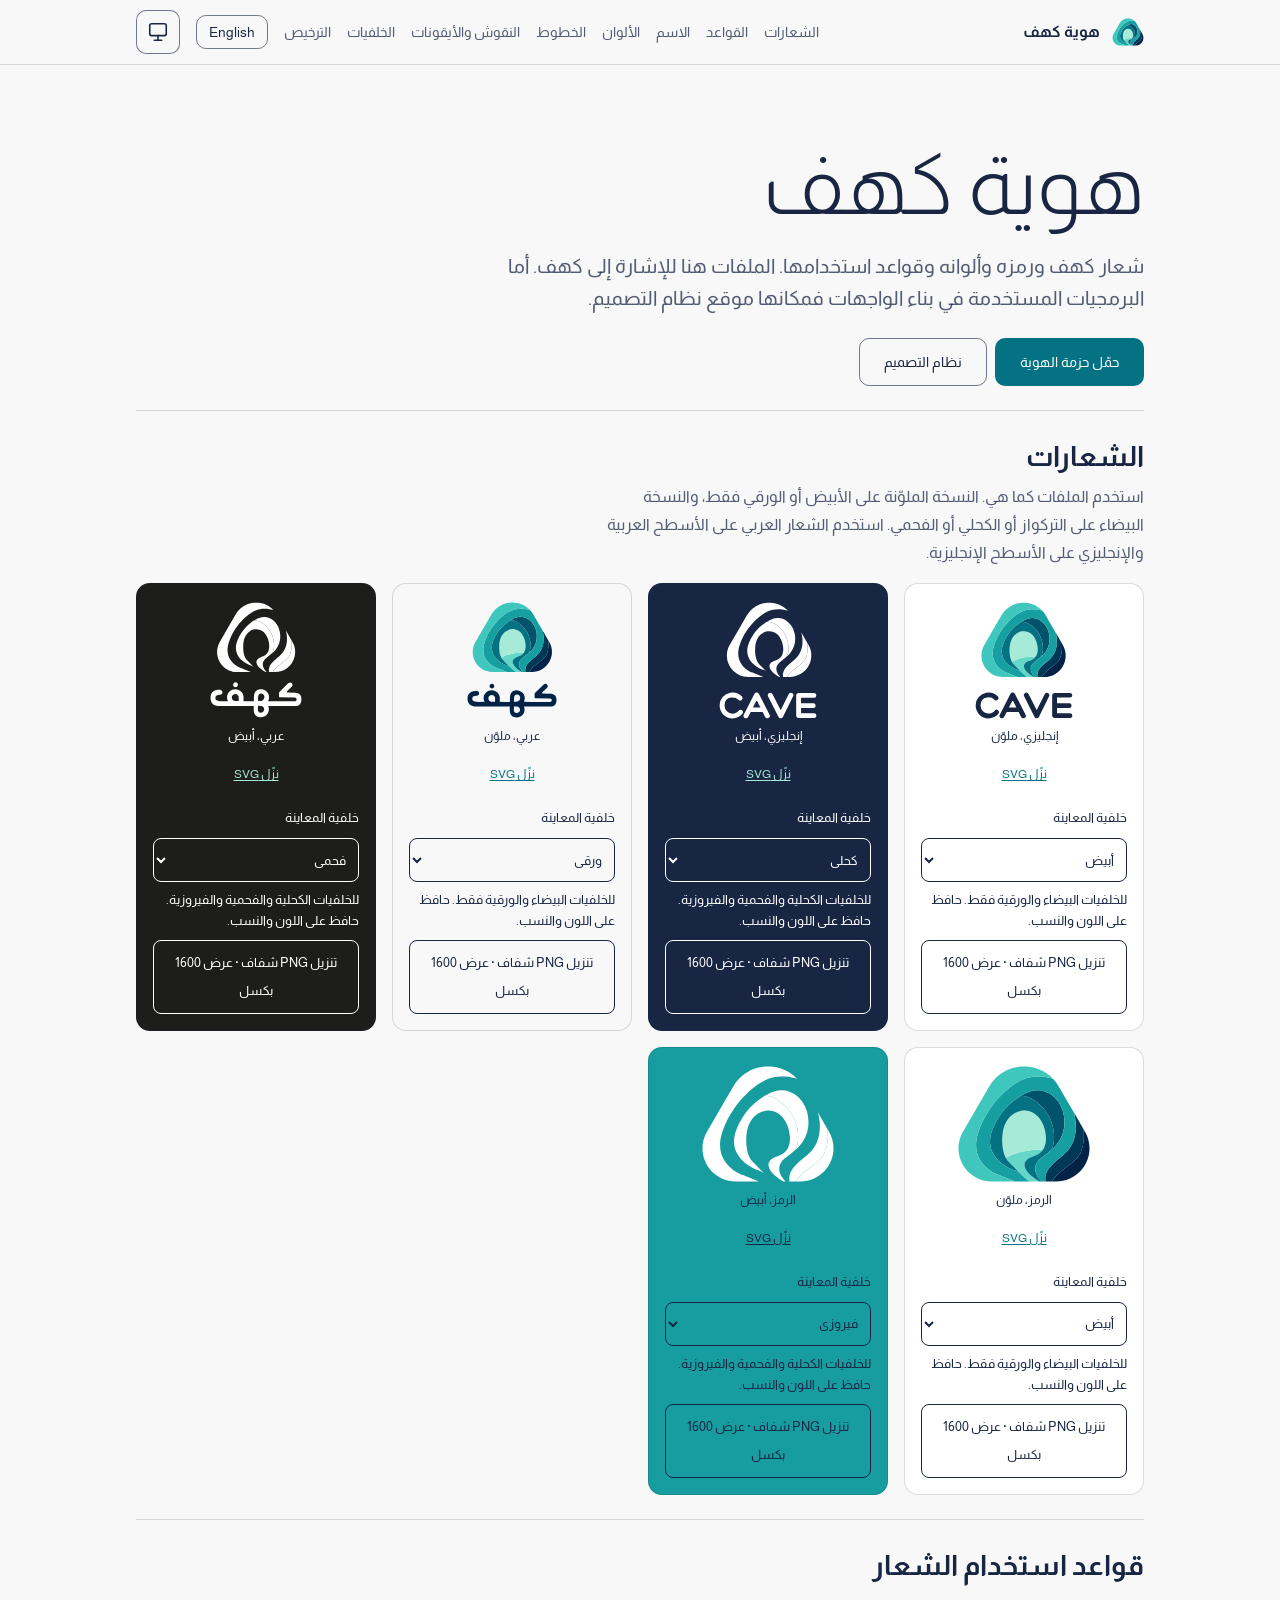
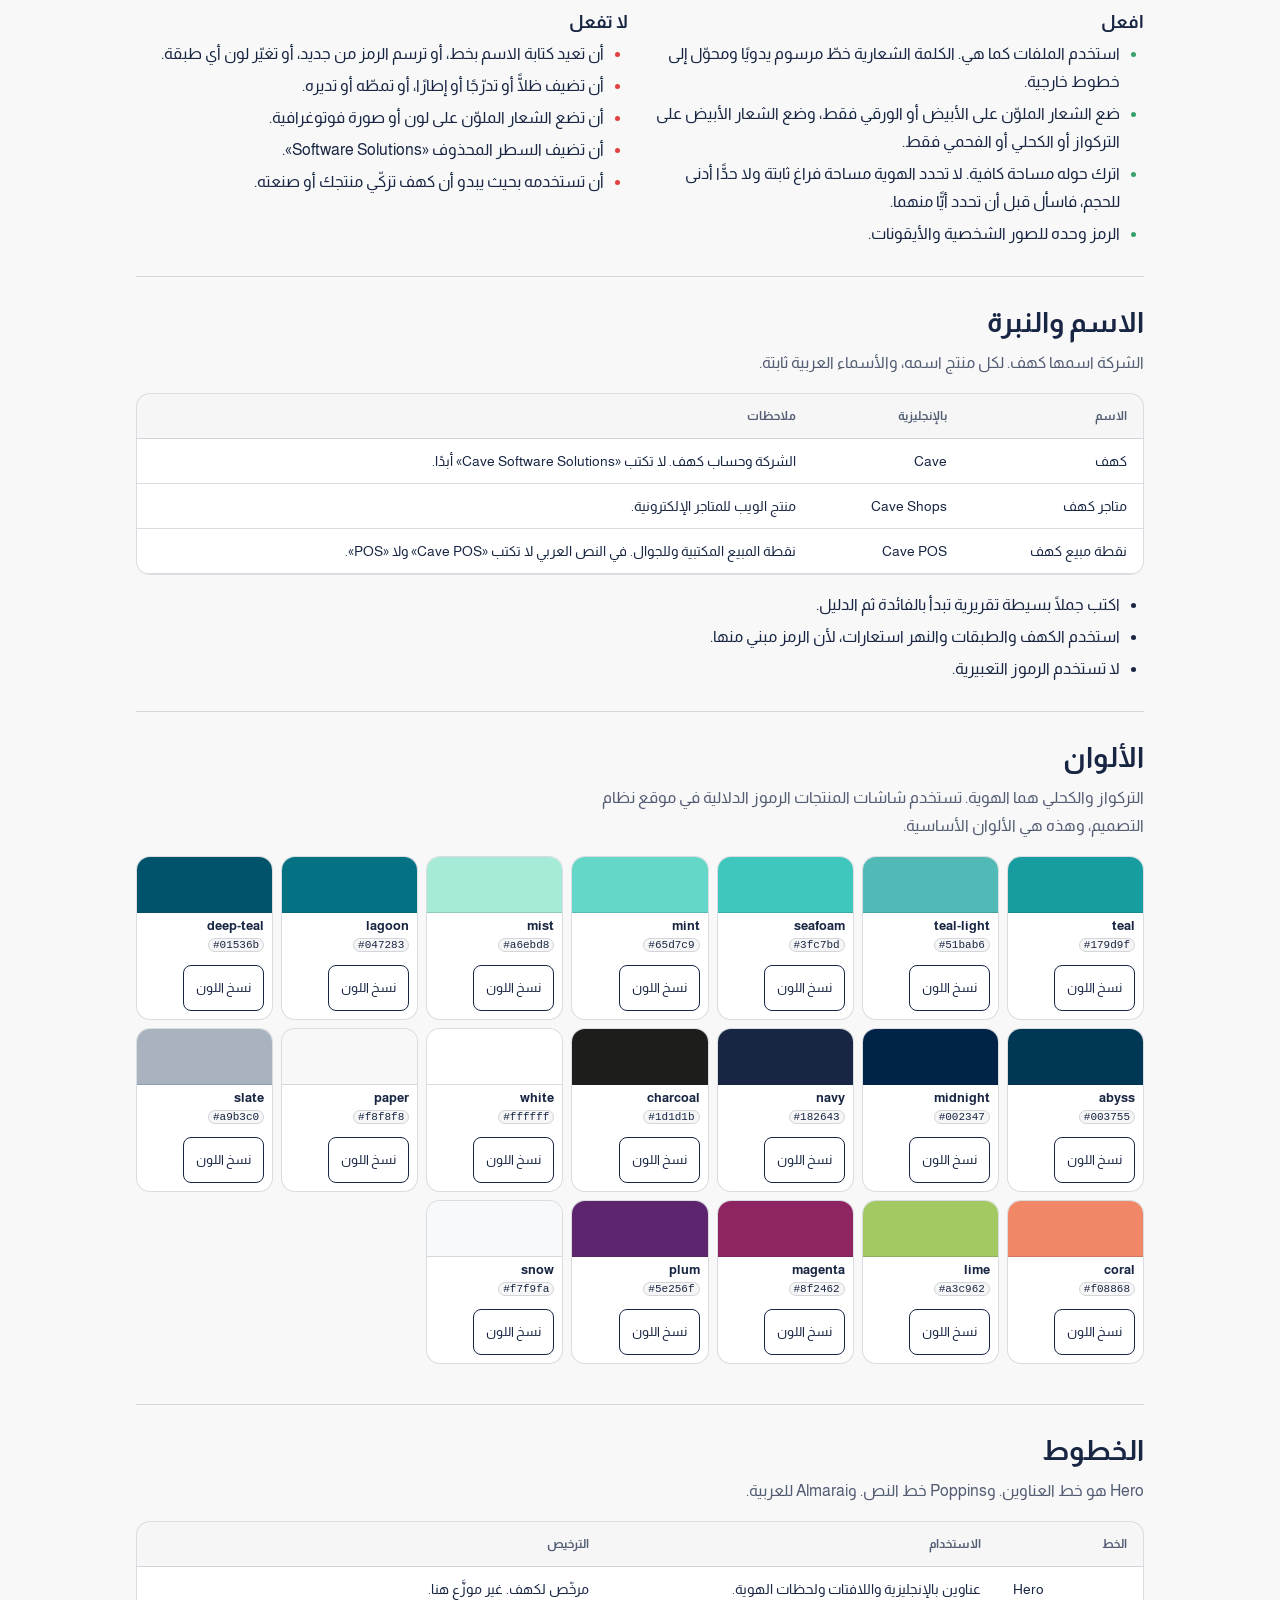
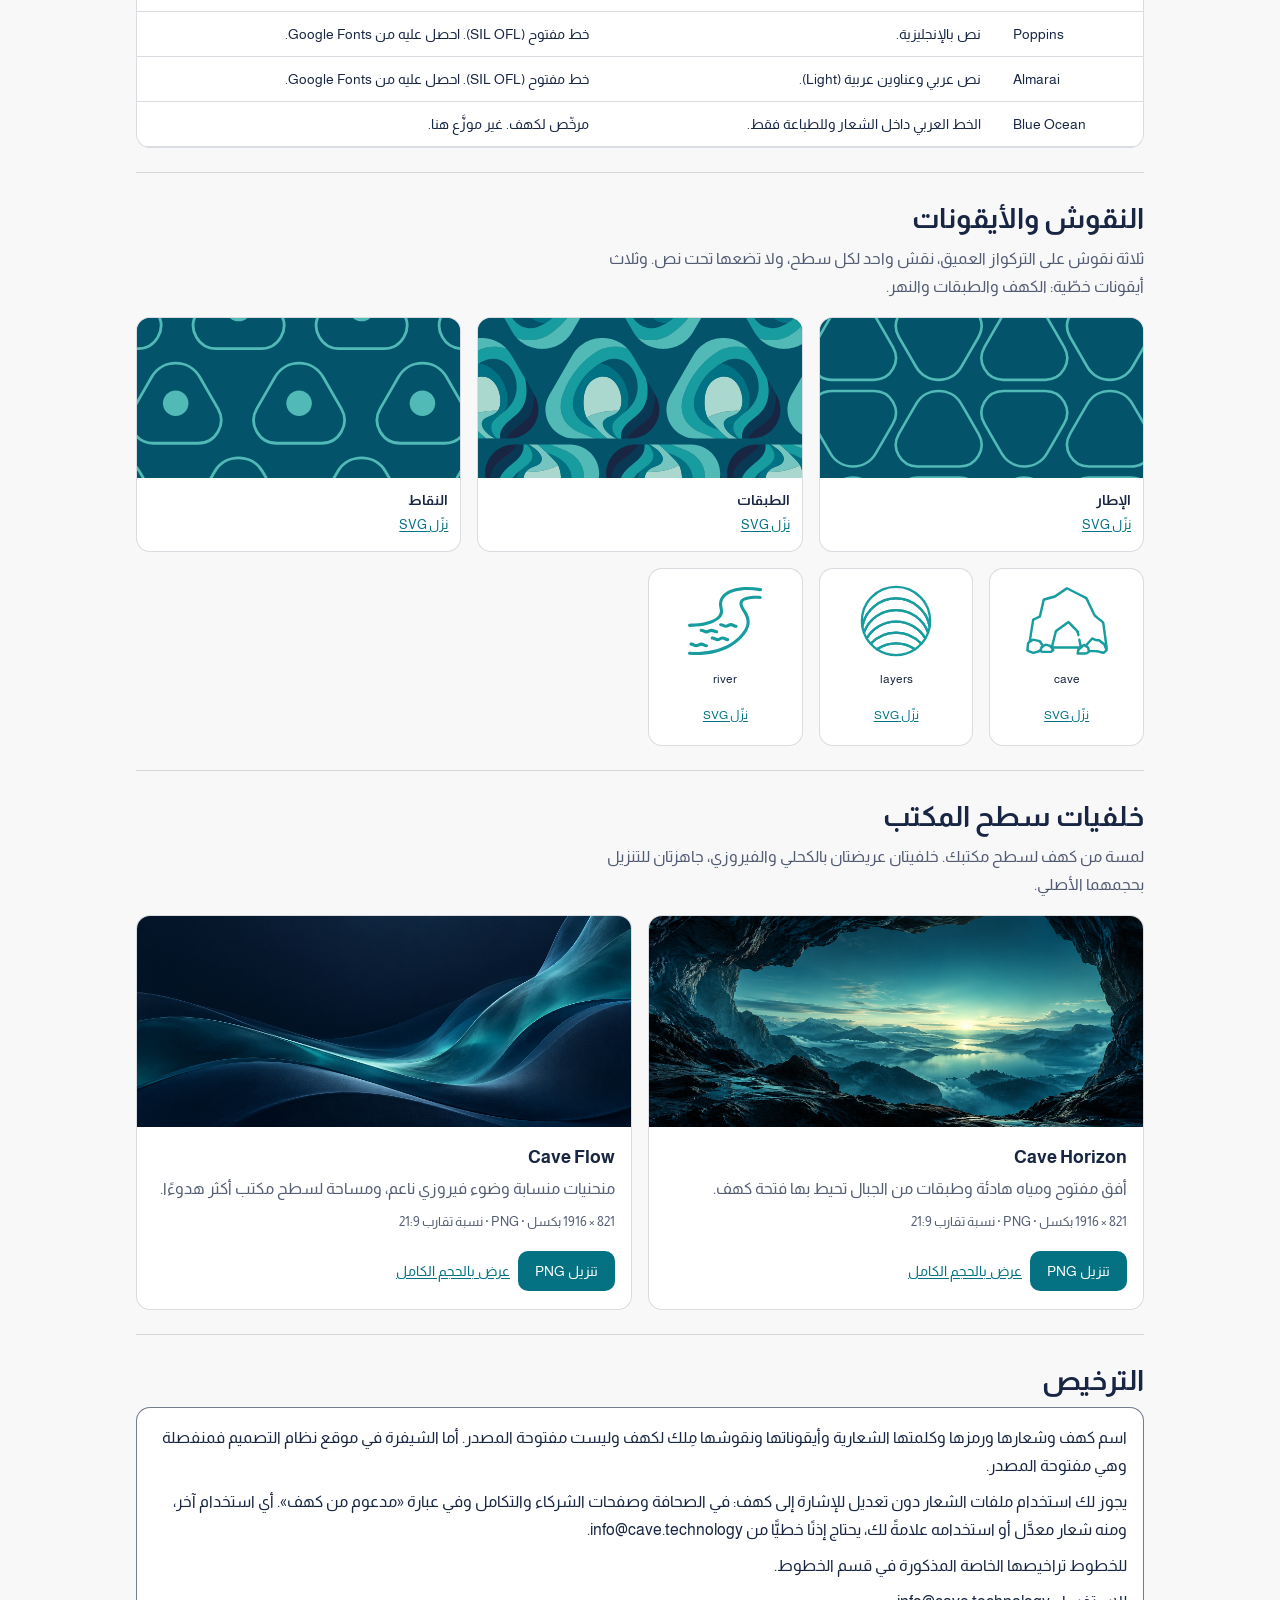
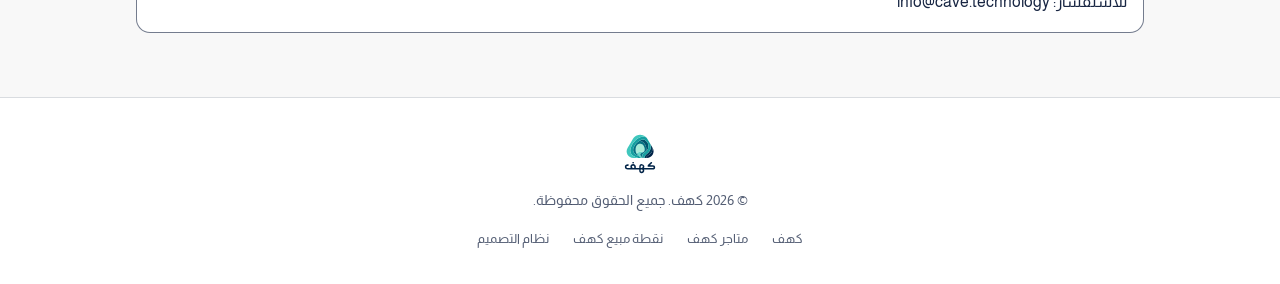
<file: ar/index.html>
<!doctype html>
<html lang="ar" dir="rtl" data-theme="light">
<head>
<meta charset="utf-8">
<meta name="viewport" content="width=device-width,initial-scale=1">
<title>هوية كهف | الشعارات والألوان والخطوط والقواعد</title>
<meta name="description" content="شعار كهف ورمزه وأيقوناته ونقوشه وألوانه، مع قواعد استخدامها، بالعربية والإنجليزية.">
<link rel="canonical" href="https://brand.cave.technology/ar">
<link rel="alternate" hreflang="en" href="https://brand.cave.technology/">
<link rel="alternate" hreflang="ar" href="https://brand.cave.technology/ar">
<link rel="alternate" hreflang="x-default" href="https://brand.cave.technology/">
<meta property="og:title" content="هوية كهف | الشعارات والألوان والخطوط والقواعد">
<meta property="og:description" content="شعار كهف ورمزه وأيقوناته ونقوشه وألوانه، مع قواعد استخدامها، بالعربية والإنجليزية.">
<meta property="og:type" content="website">
<meta property="og:url" content="https://brand.cave.technology/ar">
<meta property="og:locale" content="ar">
<meta property="og:image" content="https://brand.cave.technology/assets/social/cave-brand-og.png">
<meta property="og:image:width" content="1200">
<meta property="og:image:height" content="630">
<meta property="og:image:alt" content="شعار كهف بالعربية والإنجليزية فوق لوحة ألوان الفيروزي واللازوردي والفيروزي الداكن والكحلي والورقي">
<meta name="twitter:card" content="summary_large_image">
<meta name="twitter:image" content="https://brand.cave.technology/assets/social/cave-brand-og.png">
<meta name="theme-color" content="#182643">
<link rel="icon" type="image/svg+xml" href="/assets/logos/cave-symbol-color.svg">
<script src="/assets/js/theme.js?v=2"></script>
<link rel="stylesheet" href="/assets/css/fonts.css">
<link rel="stylesheet" href="/assets/css/tokens.css">
<link rel="stylesheet" href="/assets/css/components.css">
<link rel="stylesheet" href="/assets/css/brand.css">
</head>
<body>
<a class="skip-link" href="#main">انتقل إلى المحتوى</a>
<header class="top"><div class="wrap">
<a class="brand" href="/ar"><img class="logo-light" src="/assets/logos/cave-symbol-color.svg" alt=""><img class="logo-dark" src="/assets/logos/cave-symbol-white.svg" alt=""><span>هوية كهف</span></a>
<nav class="nav" aria-label="هوية كهف"><a href="#logos">الشعارات</a><a href="#rules">القواعد</a><a href="#name">الاسم</a><a href="#colour">الألوان</a><a href="#type">الخطوط</a><a href="#patterns">النقوش والأيقونات</a><a href="#wallpapers">الخلفيات</a><a href="#licence">الترخيص</a><a class="lang" href="/" hreflang="en" lang="en">English</a><div class="theme-picker" id="theme-picker" data-label="المظهر" hidden>
<button class="theme-button" id="theme-button" type="button" aria-label="المظهر" aria-expanded="false" aria-controls="theme-options">
<svg data-mode="system" viewBox="0 0 24 24" aria-hidden="true" focusable="false"><rect x="3" y="3" width="18" height="13" rx="2"/><path d="M8 21h8m-4-5v5"/></svg>
<svg data-mode="light" viewBox="0 0 24 24" aria-hidden="true" focusable="false" hidden><circle cx="12" cy="12" r="4"/><path d="M12 2v2m0 16v2M2 12h2m16 0h2M5 5l1.5 1.5m11 11L19 19M5 19l1.5-1.5m11-11L19 5"/></svg>
<svg data-mode="dark" viewBox="0 0 24 24" aria-hidden="true" focusable="false" hidden><path d="M20.5 13A8.5 8.5 0 0 1 11 3.5 8.5 8.5 0 1 0 20.5 13Z"/></svg>
<svg data-mode="black" viewBox="0 0 24 24" aria-hidden="true" focusable="false" hidden><circle cx="12" cy="12" r="9"/><path d="M12 3a9 9 0 0 1 0 18Z" fill="currentColor" stroke="none"/></svg>
</button>
<div class="theme-options" id="theme-options" role="group" aria-label="المظهر" hidden>
<label><input type="radio" name="theme" value="system" data-label="النظام" checked>النظام</label>
<label><input type="radio" name="theme" value="light" data-label="فاتح">فاتح</label>
<label><input type="radio" name="theme" value="dark" data-label="داكن">داكن</label>
<label><input type="radio" name="theme" value="black" data-label="أسود">أسود</label>
</div></div></nav>
</div></header>
<main class="wrap" id="main">
<div class="hero"><h1>هوية كهف</h1><p>شعار كهف ورمزه وألوانه وقواعد استخدامها. الملفات هنا للإشارة إلى كهف. أما البرمجيات المستخدمة في بناء الواجهات فمكانها موقع نظام التصميم.</p>
<div class="actions"><a class="cv-btn cv-btn--primary cv-btn--lg" href="/kit/cave-brand-kit.zip" download>حمّل حزمة الهوية</a><a class="cv-btn cv-btn--secondary cv-btn--lg" href="https://design.cave.technology/ar">نظام التصميم</a></div></div>
<section id="logos"><h2>الشعارات</h2><p class="lead">استخدم الملفات كما هي. النسخة الملوّنة على الأبيض أو الورقي فقط، والنسخة البيضاء على التركواز أو الكحلي أو الفحمي. استخدم الشعار العربي على الأسطح العربية والإنجليزي على الأسطح الإنجليزية.</p><ul class="grounds"><li class="ground g-white"><img src="/assets/logos/cave-logo-en-color-compact.svg" alt="إنجليزي، ملوّن" height="120"><small>إنجليزي، ملوّن</small><a href="/assets/logos/cave-logo-en-color-compact.svg" download>نزّل SVG</a></li><li class="ground g-navy"><img src="/assets/logos/cave-logo-en-white-compact.svg" alt="إنجليزي، أبيض" height="120"><small>إنجليزي، أبيض</small><a href="/assets/logos/cave-logo-en-white-compact.svg" download>نزّل SVG</a></li><li class="ground g-paper"><img src="/assets/logos/cave-logo-ar-color-compact.svg" alt="عربي، ملوّن" height="120"><small>عربي، ملوّن</small><a href="/assets/logos/cave-logo-ar-color-compact.svg" download>نزّل SVG</a></li><li class="ground g-charcoal"><img src="/assets/logos/cave-logo-ar-white-compact.svg" alt="عربي، أبيض" height="120"><small>عربي، أبيض</small><a href="/assets/logos/cave-logo-ar-white-compact.svg" download>نزّل SVG</a></li><li class="ground g-white"><img src="/assets/logos/cave-symbol-color.svg" alt="الرمز، ملوّن" height="120"><small>الرمز، ملوّن</small><a href="/assets/logos/cave-symbol-color.svg" download>نزّل SVG</a></li><li class="ground g-teal"><img src="/assets/logos/cave-symbol-white.svg" alt="الرمز، أبيض" height="120"><small>الرمز، أبيض</small><a href="/assets/logos/cave-symbol-white.svg" download>نزّل SVG</a></li></ul></section>
<section id="rules"><h2>قواعد استخدام الشعار</h2><div class="cols"><div><h3>افعل</h3><ul class="rules do"><li>استخدم الملفات كما هي. الكلمة الشعارية خطّ مرسوم يدويًا ومحوّل إلى خطوط خارجية.</li><li>ضع الشعار الملوّن على الأبيض أو الورقي فقط، وضع الشعار الأبيض على التركواز أو الكحلي أو الفحمي فقط.</li><li>اترك حوله مساحة كافية. لا تحدد الهوية مساحة فراغ ثابتة ولا حدًّا أدنى للحجم، فاسأل قبل أن تحدد أيًّا منهما.</li><li>الرمز وحده للصور الشخصية والأيقونات.</li></ul></div><div><h3>لا تفعل</h3><ul class="rules dont"><li>أن تعيد كتابة الاسم بخط، أو ترسم الرمز من جديد، أو تغيّر لون أي طبقة.</li><li>أن تضيف ظلًّا أو تدرّجًا أو إطارًا، أو تمطّه أو تديره.</li><li>أن تضع الشعار الملوّن على لون أو صورة فوتوغرافية.</li><li>أن تضيف السطر المحذوف «Software Solutions».</li><li>أن تستخدمه بحيث يبدو أن كهف تزكّي منتجك أو صنعته.</li></ul></div></div></section>
<section id="name"><h2>الاسم والنبرة</h2><p class="lead">الشركة اسمها كهف. لكل منتج اسمه، والأسماء العربية ثابتة.</p><div class="tcard"><table><thead><tr><th>الاسم</th><th>بالإنجليزية</th><th>ملاحظات</th></tr></thead><tbody><tr><td>كهف</td><td>Cave</td><td>الشركة وحساب كهف. لا تكتب «Cave Software Solutions» أبدًا.</td></tr><tr><td>متاجر كهف</td><td>Cave Shops</td><td>منتج الويب للمتاجر الإلكترونية.</td></tr><tr><td>نقطة مبيع كهف</td><td>Cave POS</td><td>نقطة المبيع المكتبية وللجوال. في النص العربي لا تكتب «Cave POS» ولا «POS».</td></tr></tbody></table></div><ul class="rules" style="margin-top:var(--space-3)"><li>اكتب جملًا بسيطة تقريرية تبدأ بالفائدة ثم الدليل.</li><li>استخدم الكهف والطبقات والنهر استعارات، لأن الرمز مبني منها.</li><li>لا تستخدم الرموز التعبيرية.</li></ul></section>
<section id="colour"><h2>الألوان</h2><p class="lead">التركواز والكحلي هما الهوية. تستخدم شاشات المنتجات الرموز الدلالية في موقع نظام التصميم، وهذه هي الألوان الأساسية.</p><ul class="swatches"><li class="sw"><i style="background:#179d9f"></i><span><b>teal</b><code>#179d9f</code></span></li><li class="sw"><i style="background:#51bab6"></i><span><b>teal-light</b><code>#51bab6</code></span></li><li class="sw"><i style="background:#3fc7bd"></i><span><b>seafoam</b><code>#3fc7bd</code></span></li><li class="sw"><i style="background:#65d7c9"></i><span><b>mint</b><code>#65d7c9</code></span></li><li class="sw"><i style="background:#a6ebd8"></i><span><b>mist</b><code>#a6ebd8</code></span></li><li class="sw"><i style="background:#047283"></i><span><b>lagoon</b><code>#047283</code></span></li><li class="sw"><i style="background:#01536b"></i><span><b>deep-teal</b><code>#01536b</code></span></li><li class="sw"><i style="background:#003755"></i><span><b>abyss</b><code>#003755</code></span></li><li class="sw"><i style="background:#002347"></i><span><b>midnight</b><code>#002347</code></span></li><li class="sw"><i style="background:#182643"></i><span><b>navy</b><code>#182643</code></span></li><li class="sw"><i style="background:#1d1d1b"></i><span><b>charcoal</b><code>#1d1d1b</code></span></li><li class="sw"><i style="background:#ffffff"></i><span><b>white</b><code>#ffffff</code></span></li><li class="sw"><i style="background:#f8f8f8"></i><span><b>paper</b><code>#f8f8f8</code></span></li><li class="sw"><i style="background:#a9b3c0"></i><span><b>slate</b><code>#a9b3c0</code></span></li><li class="sw"><i style="background:#f08868"></i><span><b>coral</b><code>#f08868</code></span></li><li class="sw"><i style="background:#a3c962"></i><span><b>lime</b><code>#a3c962</code></span></li><li class="sw"><i style="background:#8f2462"></i><span><b>magenta</b><code>#8f2462</code></span></li><li class="sw"><i style="background:#5e256f"></i><span><b>plum</b><code>#5e256f</code></span></li><li class="sw"><i style="background:#f7f9fa"></i><span><b>snow</b><code>#f7f9fa</code></span></li></ul></section>
<section id="type"><h2>الخطوط</h2><p class="lead">Hero هو خط العناوين. وPoppins خط النص. وAlmarai للعربية.</p><div class="tcard"><table><thead><tr><th>الخط</th><th>الاستخدام</th><th>الترخيص</th></tr></thead><tbody><tr><td class="ltr">Hero</td><td>عناوين بالإنجليزية واللافتات ولحظات الهوية.</td><td>مرخّص لكهف. غير موزَّع هنا.</td></tr><tr><td class="ltr">Poppins</td><td>نص بالإنجليزية.</td><td>خط مفتوح (SIL OFL). احصل عليه من Google Fonts.</td></tr><tr><td class="ltr">Almarai</td><td>نص عربي وعناوين عربية (Light).</td><td>خط مفتوح (SIL OFL). احصل عليه من Google Fonts.</td></tr><tr><td class="ltr">Blue Ocean</td><td>الخط العربي داخل الشعار وللطباعة فقط.</td><td>مرخّص لكهف. غير موزَّع هنا.</td></tr></tbody></table></div></section>
<section id="patterns"><h2>النقوش والأيقونات</h2><p class="lead">ثلاثة نقوش على التركواز العميق، نقش واحد لكل سطح، ولا تضعها تحت نص. وثلاث أيقونات خطّية: الكهف والطبقات والنهر.</p><ul class="pats"><li><span class="pat" style="background-image:url(/assets/patterns/cave-pattern-outline.svg)" role="img" aria-label="الإطار"></span><div class="cap"><b>الإطار</b><a href="/assets/patterns/cave-pattern-outline.svg" download>نزّل SVG</a></div></li><li><span class="pat" style="background-image:url(/assets/patterns/cave-pattern-layers.svg)" role="img" aria-label="الطبقات"></span><div class="cap"><b>الطبقات</b><a href="/assets/patterns/cave-pattern-layers.svg" download>نزّل SVG</a></div></li><li><span class="pat" style="background-image:url(/assets/patterns/cave-pattern-dots.svg)" role="img" aria-label="النقاط"></span><div class="cap"><b>النقاط</b><a href="/assets/patterns/cave-pattern-dots.svg" download>نزّل SVG</a></div></li></ul><ul class="icons" style="margin-top:var(--space-3)"><li><img src="/assets/icons/cave-icon-cave.svg" alt="" height="72"><small>cave</small><a href="/assets/icons/cave-icon-cave.svg" download style="font-size:12px">نزّل SVG</a></li><li><img src="/assets/icons/cave-icon-layers.svg" alt="" height="72"><small>layers</small><a href="/assets/icons/cave-icon-layers.svg" download style="font-size:12px">نزّل SVG</a></li><li><img src="/assets/icons/cave-icon-river.svg" alt="" height="72"><small>river</small><a href="/assets/icons/cave-icon-river.svg" download style="font-size:12px">نزّل SVG</a></li></ul></section>
<section class="wallpapers" id="wallpapers" aria-labelledby="wallpapers-title">
<h2 id="wallpapers-title">خلفيات سطح المكتب</h2>
<p class="lead">لمسة من كهف لسطح مكتبك. خلفيتان عريضتان بالكحلي والفيروزي، جاهزتان للتنزيل بحجمهما الأصلي.</p>
<ul class="wallpaper-grid">
<li><article class="wallpaper-card" aria-labelledby="wallpaper-horizon-title">
<a class="wallpaper-preview" href="/assets/wallpapers/cave-horizon-1916x821.png" aria-label="اعرض خلفية أفق كهف بالحجم الكامل"><img src="/assets/wallpapers/cave-horizon-1916x821.png" alt="كهف داكن يطل على طبقات من الجبال ومياه هادئة تحت ضوء فجر فيروزي." width="1916" height="821" loading="lazy" decoding="async"></a>
<div class="wallpaper-details"><h3 id="wallpaper-horizon-title"><bdi lang="en">Cave Horizon</bdi></h3>
<p class="wallpaper-description">أفق مفتوح ومياه هادئة وطبقات من الجبال تحيط بها فتحة كهف.</p>
<p class="wallpaper-meta"><bdi>1916 × 821</bdi> بكسل · <bdi lang="en">PNG</bdi> · نسبة تقارب <bdi>21:9</bdi></p>
<div class="wallpaper-actions"><a class="cv-btn cv-btn--primary" href="/assets/wallpapers/cave-horizon-1916x821.png" download="cave-horizon-1916x821.png" aria-label="نزّل خلفية أفق كهف بصيغة PNG">تنزيل PNG</a><a class="wallpaper-original" href="/assets/wallpapers/cave-horizon-1916x821.png" aria-label="اعرض خلفية أفق كهف بالحجم الكامل">عرض بالحجم الكامل</a></div></div>
</article></li>
<li><article class="wallpaper-card" aria-labelledby="wallpaper-flow-title">
<a class="wallpaper-preview" href="/assets/wallpapers/cave-flow-1916x821.png" aria-label="اعرض خلفية انسياب كهف بالحجم الكامل"><img src="/assets/wallpapers/cave-flow-1916x821.png" alt="منحنيات ناعمة بالكحلي العميق والفيروزي تنساب فوق خلفية داكنة هادئة." width="1916" height="821" loading="lazy" decoding="async"></a>
<div class="wallpaper-details"><h3 id="wallpaper-flow-title"><bdi lang="en">Cave Flow</bdi></h3>
<p class="wallpaper-description">منحنيات منسابة وضوء فيروزي ناعم، ومساحة لسطح مكتب أكثر هدوءًا.</p>
<p class="wallpaper-meta"><bdi>1916 × 821</bdi> بكسل · <bdi lang="en">PNG</bdi> · نسبة تقارب <bdi>21:9</bdi></p>
<div class="wallpaper-actions"><a class="cv-btn cv-btn--primary" href="/assets/wallpapers/cave-flow-1916x821.png" download="cave-flow-1916x821.png" aria-label="نزّل خلفية انسياب كهف بصيغة PNG">تنزيل PNG</a><a class="wallpaper-original" href="/assets/wallpapers/cave-flow-1916x821.png" aria-label="اعرض خلفية انسياب كهف بالحجم الكامل">عرض بالحجم الكامل</a></div></div>
</article></li>
</ul>
</section>
<section id="licence"><h2>الترخيص</h2><div class="notice"><p>اسم كهف وشعارها ورمزها وكلمتها الشعارية وأيقوناتها ونقوشها مِلك لكهف وليست مفتوحة المصدر. أما الشيفرة في موقع نظام التصميم فمنفصلة وهي مفتوحة المصدر.</p><p>يجوز لك استخدام ملفات الشعار دون تعديل للإشارة إلى كهف: في الصحافة وصفحات الشركاء والتكامل وفي عبارة «مدعوم من كهف». أي استخدام آخر، ومنه شعار معدَّل أو استخدامه علامةً لك، يحتاج إذنًا خطيًّا من info@cave.technology.</p><p>للخطوط تراخيصها الخاصة المذكورة في قسم الخطوط.</p><p>للاستفسار: info@cave.technology</p></div></section>
</main>
<footer class="cv-footer"><div class="cv-footer__stack">
<img class="cv-footer__logo logo-light" src="/assets/logos/cave-logo-ar-color-compact.svg" alt="كهف" height="40">
<img class="cv-footer__logo logo-dark" src="/assets/logos/cave-logo-ar-white-compact.svg" alt="" height="40">
<p class="cv-footer__copy">© 2026 كهف. جميع الحقوق محفوظة.</p>
<ul class="cv-footer__links"><li><a href="https://www.cave.technology">كهف</a></li><li><a href="https://shops.cave.technology">متاجر كهف</a></li><li><a href="https://pos.cave.technology">نقطة مبيع كهف</a></li><li><a href="https://design.cave.technology">نظام التصميم</a></li></ul>
</div></footer>
<script src="/assets/js/brand-tools.js" defer></script>
</body>
</html>
</file>
<file: assets/css/fonts.css>
@font-face{font-family:"Poppins";src:url("/assets/fonts/Poppins-Regular.ttf") format("truetype");font-weight:400;font-display:swap}
@font-face{font-family:"Poppins";src:url("/assets/fonts/Poppins-Medium.ttf") format("truetype");font-weight:500;font-display:swap}
@font-face{font-family:"Poppins";src:url("/assets/fonts/Poppins-SemiBold.ttf") format("truetype");font-weight:600;font-display:swap}
@font-face{font-family:"Poppins";src:url("/assets/fonts/Poppins-Bold.ttf") format("truetype");font-weight:700;font-display:swap}
@font-face{font-family:"Almarai";src:url("/assets/fonts/Almarai-Light.ttf") format("truetype");font-weight:300;font-display:swap}
@font-face{font-family:"Almarai";src:url("/assets/fonts/Almarai-Regular.ttf") format("truetype");font-weight:400;font-display:swap}
@font-face{font-family:"Almarai";src:url("/assets/fonts/Almarai-Bold.ttf") format("truetype");font-weight:700;font-display:swap}
@font-face{font-family:"Hero";src:url("/assets/fonts/Hero.otf") format("opentype");font-weight:400;font-display:swap}
</file>
<file: assets/css/tokens.css>
/* Cave design tokens. Generated from tokens.json. Do not edit by hand. */
/* Cave design tokens. Generated from tokens.json. Do not edit by hand. */
:root{--teal:#179d9f;--teal-light:#51bab6;--seafoam:#3fc7bd;--mint:#65d7c9;--mist:#a6ebd8;--lagoon:#047283;--deep-teal:#01536b;--abyss:#003755;--midnight:#002347;--navy:#182643;--charcoal:#1d1d1b;--white:#ffffff;--paper:#f8f8f8;--slate:#a9b3c0;--coral:#f08868;--lime:#a3c962;--magenta:#8f2462;--plum:#5e256f;--snow:#f7f9fa;--font-display:"Poppins", system-ui, sans-serif;--font-sans:"Poppins", system-ui, sans-serif;--font-ar-display:"Almarai", "Poppins", system-ui, sans-serif;--font-ar-text:"Almarai", "Poppins", system-ui, sans-serif;--space-1:4px;--space-2:8px;--space-3:16px;--space-4:24px;--space-5:40px;--space-6:64px;--space-12:12px;--space-32:32px;--space-48:48px;--radius-sm:8px;--radius-control:10px;--radius-md:14px;--radius-lg:18px;--radius-xl:32px;--radius-pill:9999px;--duration-fast:150ms;--duration-base:200ms;--easing-standard:cubic-bezier(0.2,0,0,1);--z-sticky:100;--z-dropdown:1000;--z-modal:1100;--z-toast:1200;}
:root,[data-theme="light"]{color-scheme:light;--surface:var(--paper);--surface-raised:var(--white);--surface-inverse:var(--navy);--ink:var(--navy);--ink-muted:rgba(24,38,67,0.74);--ink-inverse:var(--white);--border:rgba(24,38,67,0.16);--border-strong:rgba(24,38,67,0.6);--accent:var(--teal);--on-accent:var(--navy);--accent-text:var(--lagoon);--focus-ring:var(--lagoon);--accent-strong:var(--lagoon);--on-accent-strong:var(--white);--accent-strong-hover:var(--deep-teal);--accent-soft:rgba(166,235,216,0.45);--accent-soft-border:rgba(4,114,131,0.3);--danger:#c53030;--on-danger:var(--white);--danger-hover:#9b2c2c;--surface-sunken:rgba(24,38,67,0.04);--surface-hover:rgba(24,38,67,0.06);--scrim:rgba(24,38,67,0.5);--disabled-bg:rgba(24,38,67,0.08);--disabled-fg:rgba(24,38,67,0.45);--success-bg:#f0fff4;--success-fg:#276749;--success-border:#c6f6d5;--success-solid:#38a169;--warning-bg:#fffaf0;--warning-fg:#9c4221;--warning-border:#feebc8;--warning-solid:#dd6b20;--error-bg:#fff5f5;--error-fg:#c53030;--error-border:#fed7d7;--error-solid:#e53e3e;--info-bg:#ebf8ff;--info-fg:#2c5282;--info-border:#bee3f8;--info-solid:#3182ce;--chart-1:#047283;--chart-2:#8f2462;--chart-3:#a85f49;--chart-4:#182643;--shadow-menu:0 4px 12px rgba(24,38,67,0.12);--shadow-overlay:0 12px 32px rgba(24,38,67,0.16);}
[data-theme="dark"]{color-scheme:dark;--surface:#10252d;--surface-raised:#19333c;--surface-inverse:var(--paper);--ink:#e3f4f5;--ink-muted:#b1cbd1;--ink-inverse:var(--navy);--border:#38545d;--border-strong:rgba(227,244,245,0.55);--accent:#51ded4;--on-accent:#10252d;--accent-text:#51ded4;--focus-ring:#51ded4;--accent-strong:#51ded4;--on-accent-strong:#10252d;--accent-strong-hover:#74e5dd;--accent-soft:rgba(81,222,212,0.14);--accent-soft-border:rgba(81,222,212,0.3);--danger:#f56565;--on-danger:#10252d;--danger-hover:#fc8181;--surface-sunken:rgba(227,244,245,0.04);--surface-hover:rgba(227,244,245,0.08);--scrim:rgba(0,0,0,0.6);--disabled-bg:rgba(227,244,245,0.1);--disabled-fg:rgba(227,244,245,0.45);--success-bg:rgba(72,187,120,0.14);--success-fg:#9ae6b4;--success-border:rgba(72,187,120,0.28);--success-solid:#48bb78;--warning-bg:rgba(237,137,54,0.14);--warning-fg:#fbd38d;--warning-border:rgba(237,137,54,0.28);--warning-solid:#ed8936;--error-bg:rgba(245,101,101,0.14);--error-fg:#feb2b2;--error-border:rgba(245,101,101,0.28);--error-solid:#f56565;--info-bg:rgba(66,153,225,0.14);--info-fg:#90cdf4;--info-border:rgba(66,153,225,0.28);--info-solid:#4299e1;--chart-1:#51ded4;--chart-2:#f08868;--chart-3:#a3c962;--chart-4:#a6ebd8;--shadow-menu:0 4px 12px rgba(0,0,0,0.5);--shadow-overlay:0 12px 32px rgba(0,0,0,0.6);}
[data-theme="black"]{color-scheme:dark;--surface:var(--charcoal);--surface-raised:rgba(255,255,255,0.06);--surface-inverse:var(--paper);--ink:var(--white);--ink-muted:rgba(255,255,255,0.74);--ink-inverse:var(--charcoal);--border:rgba(255,255,255,0.16);--border-strong:rgba(255,255,255,0.55);--accent:var(--teal);--on-accent:var(--charcoal);--accent-text:var(--seafoam);--focus-ring:var(--seafoam);--accent-strong:var(--teal);--on-accent-strong:var(--charcoal);--accent-strong-hover:var(--seafoam);--accent-soft:rgba(63,199,189,0.14);--accent-soft-border:rgba(63,199,189,0.3);--danger:#f56565;--on-danger:var(--charcoal);--danger-hover:#fc8181;--surface-sunken:rgba(255,255,255,0.04);--surface-hover:rgba(255,255,255,0.08);--scrim:rgba(0,0,0,0.7);--disabled-bg:rgba(255,255,255,0.1);--disabled-fg:rgba(255,255,255,0.45);--success-bg:rgba(72,187,120,0.14);--success-fg:#9ae6b4;--success-border:rgba(72,187,120,0.28);--success-solid:#48bb78;--warning-bg:rgba(237,137,54,0.14);--warning-fg:#fbd38d;--warning-border:rgba(237,137,54,0.28);--warning-solid:#ed8936;--error-bg:rgba(245,101,101,0.14);--error-fg:#feb2b2;--error-border:rgba(245,101,101,0.28);--error-solid:#f56565;--info-bg:rgba(66,153,225,0.14);--info-fg:#90cdf4;--info-border:rgba(66,153,225,0.28);--info-solid:#4299e1;--chart-1:#3fc7bd;--chart-2:#f08868;--chart-3:#a3c962;--chart-4:#a6ebd8;--shadow-menu:0 4px 12px rgba(0,0,0,0.6);--shadow-overlay:0 12px 32px rgba(0,0,0,0.7);}
</file>
<file: assets/css/components.css>
/* Cave product UI: CSS-only components. Every value is a token from tokens.json. Logical properties throughout, so the same markup works left-to-right and right-to-left. */
:root{--ui-font:var(--font-sans)}
[dir="rtl"]{--ui-font:var(--font-ar-text)}
.cv-ltr{direction:ltr;unicode-bidi:isolate;text-align:start}
.cv-icon{width:20px;height:20px;flex:none;fill:none;stroke:currentColor;stroke-width:1.75;stroke-linecap:round;stroke-linejoin:round}
:where(.cv-btn,.cv-icon-btn,.cv-tab,.cv-nav-item,.cv-link,.cv-powered__link,.cv-footer__links a):focus-visible{outline:2px solid var(--focus-ring);outline-offset:2px}

/* Button */
.cv-btn{--h:40px;box-sizing:border-box;display:inline-flex;align-items:center;justify-content:center;gap:var(--space-2);min-height:var(--h);padding:0 var(--space-3);border:1px solid transparent;border-radius:var(--radius-control);background:transparent;color:var(--ink);font:500 14px/20px var(--ui-font);white-space:nowrap;text-decoration:none;cursor:pointer;transition:background-color var(--duration-fast) var(--easing-standard),border-color var(--duration-fast) var(--easing-standard)}
.cv-btn--sm{--h:32px;padding:0 var(--space-12);font-size:13px}
.cv-btn--lg{--h:48px;padding:0 var(--space-4)}
.cv-btn--block{display:flex;width:100%}
.cv-btn--primary{background:var(--accent-strong);color:var(--on-accent-strong)}
.cv-btn--primary:hover,.cv-btn--primary:active{background:var(--accent-strong-hover)}
.cv-btn--secondary{border-color:var(--border-strong)}
.cv-btn--secondary:hover,.cv-btn--tertiary:hover{background:var(--surface-hover)}
.cv-btn--tertiary{color:var(--accent-text)}
.cv-btn--danger{background:var(--danger);color:var(--on-danger)}
.cv-btn--danger:hover,.cv-btn--danger:active{background:var(--danger-hover)}
.cv-btn:disabled,.cv-btn[aria-disabled="true"]{background:var(--disabled-bg);border-color:transparent;color:var(--disabled-fg);cursor:not-allowed}
.cv-btn[aria-busy="true"]{cursor:progress}
.cv-spinner{width:16px;height:16px;box-sizing:border-box;border:2px solid currentColor;border-inline-end-color:transparent;border-radius:50%;animation:cv-spin .8s linear infinite}
@keyframes cv-spin{to{transform:rotate(360deg)}}
.cv-icon-btn{display:inline-flex;align-items:center;justify-content:center;width:40px;height:40px;padding:0;border:0;border-radius:var(--radius-control);background:transparent;color:var(--ink);cursor:pointer}
.cv-icon-btn:hover{background:var(--surface-hover)}
.cv-link{color:var(--accent-text);text-decoration:underline;text-underline-offset:2px}

/* Field */
.cv-field{display:flex;flex-direction:column;gap:var(--space-1);min-width:0}
.cv-label{font:500 13px/20px var(--ui-font);color:var(--ink)}
.cv-input{box-sizing:border-box;width:100%;min-height:40px;padding:0 var(--space-12);border:1px solid var(--border-strong);border-radius:var(--radius-control);background:var(--surface-raised);color:var(--ink);font:400 14px/20px var(--ui-font);transition:border-color var(--duration-fast) var(--easing-standard)}
textarea.cv-input{padding:var(--space-12);min-height:88px;resize:vertical}
.cv-input::placeholder{color:var(--ink-muted)}
.cv-input:focus{outline:2px solid var(--focus-ring);outline-offset:-1px;border-color:var(--focus-ring)}
.cv-input[aria-invalid="true"]{border-color:var(--error-fg)}
.cv-input:disabled{background:var(--disabled-bg);border-color:transparent;color:var(--disabled-fg);cursor:not-allowed}
.cv-help{font:400 12px/16px var(--ui-font);color:var(--ink-muted)}
.cv-error{display:flex;align-items:center;gap:var(--space-1);font:500 12px/16px var(--ui-font);color:var(--error-fg)}
.cv-error .cv-icon{width:16px;height:16px}

/* Badge */
.cv-badge{--dot:var(--ink-muted);display:inline-flex;align-items:center;gap:6px;height:24px;padding:0 10px;box-sizing:border-box;border:1px solid var(--border);border-radius:var(--radius-pill);background:var(--surface-sunken);color:var(--ink-muted);font:500 12px/16px var(--ui-font);white-space:nowrap}
.cv-badge::before{content:"";width:6px;height:6px;border-radius:50%;background:var(--dot)}
.cv-badge--brand{background:var(--accent-soft);border-color:var(--accent-soft-border);color:var(--accent-text);--dot:var(--accent-text)}
.cv-badge--success{background:var(--success-bg);border-color:var(--success-border);color:var(--success-fg);--dot:var(--success-solid)}
.cv-badge--warning{background:var(--warning-bg);border-color:var(--warning-border);color:var(--warning-fg);--dot:var(--warning-solid)}
.cv-badge--error{background:var(--error-bg);border-color:var(--error-border);color:var(--error-fg);--dot:var(--error-solid)}
.cv-badge--info{background:var(--info-bg);border-color:var(--info-border);color:var(--info-fg);--dot:var(--info-solid)}

/* Card and stat */
.cv-card{box-sizing:border-box;padding:var(--space-4);border:1px solid var(--border);border-radius:var(--radius-md);background:var(--surface-raised);color:var(--ink)}
.cv-card__title{margin:0;font:600 18px/28px var(--ui-font)}
.cv-card__sub{margin:0;font:400 14px/20px var(--ui-font);color:var(--ink-muted)}
[dir="rtl"] .cv-card__title{font-weight:700;line-height:30px}
.cv-stat{display:flex;flex-direction:column;gap:var(--space-1)}
.cv-stat__label{font:500 13px/20px var(--ui-font);color:var(--ink-muted)}
.cv-stat__value{font:600 28px/36px var(--ui-font);font-variant-numeric:tabular-nums;color:var(--ink)}
.cv-stat__meta{display:flex;align-items:center;gap:var(--space-2);font:400 12px/16px var(--ui-font);color:var(--ink-muted)}

/* Page header and toolbar */
.cv-page-header{display:flex;align-items:flex-start;justify-content:space-between;gap:var(--space-3);flex-wrap:wrap}
.cv-page-title{margin:0;font:600 24px/32px var(--ui-font);color:var(--ink)}
[dir="rtl"] .cv-page-title{font-weight:700;line-height:36px}
.cv-page-sub{margin:var(--space-1) 0 0;font:400 14px/20px var(--ui-font);color:var(--ink-muted)}
.cv-toolbar{display:flex;align-items:center;gap:var(--space-3);flex-wrap:wrap}

/* Data table */
.cv-table-card{overflow:hidden;border:1px solid var(--border);border-radius:var(--radius-md);background:var(--surface-raised);color:var(--ink)}
.cv-table-scroll{overflow-x:auto}
.cv-table{width:100%;border-collapse:separate;border-spacing:0;font:400 14px/20px var(--ui-font);color:var(--ink)}
.cv-table th{padding:var(--space-12) var(--space-3);border-block-end:1px solid var(--border);background:var(--surface-sunken);color:var(--ink-muted);font:600 12px/16px var(--ui-font);text-align:start;white-space:nowrap}
.cv-table td{padding:var(--space-12) var(--space-3);border-block-end:1px solid var(--border);vertical-align:middle}
.cv-table tbody tr:last-child td{border-block-end:0}
.cv-table tbody tr:hover td{background:var(--surface-hover)}
.cv-table .cv-num{text-align:end;font-variant-numeric:tabular-nums}
.cv-pager{display:flex;align-items:center;justify-content:space-between;gap:var(--space-3);padding:var(--space-2) var(--space-3);border-block-start:1px solid var(--border);font:400 13px/20px var(--ui-font);color:var(--ink-muted)}

/* Empty state and skeleton */
.cv-empty{display:flex;flex-direction:column;align-items:center;gap:var(--space-2);padding:var(--space-5) var(--space-4);text-align:center}
.cv-empty__mark{display:flex;align-items:center;justify-content:center;width:56px;height:56px;border-radius:var(--radius-md);background:var(--accent-soft);color:var(--accent-text)}
.cv-empty__mark .cv-icon{width:28px;height:28px}
.cv-empty__title{margin:var(--space-2) 0 0;font:600 18px/28px var(--ui-font);color:var(--ink)}
.cv-empty__body{margin:0;max-width:44ch;font:400 14px/20px var(--ui-font);color:var(--ink-muted)}
.cv-empty .cv-btn{margin-block-start:var(--space-2)}
.cv-skeleton{display:block;height:12px;border-radius:var(--radius-sm);background:var(--surface-hover);animation:cv-pulse 1.4s ease-in-out infinite}
@keyframes cv-pulse{50%{opacity:.45}}
@media (prefers-reduced-motion:reduce){.cv-skeleton{animation:none}.cv-spinner{animation-duration:2.4s}}

/* Dialog and toast */
.cv-scrim{display:flex;align-items:center;justify-content:center;padding:var(--space-4);background:var(--scrim)}
.cv-dialog{box-sizing:border-box;width:100%;max-width:440px;padding:var(--space-4);border:1px solid var(--border);border-radius:var(--radius-lg);background:var(--surface);color:var(--ink);box-shadow:var(--shadow-overlay)}
.cv-dialog__title{margin:0;font:600 18px/28px var(--ui-font)}
[dir="rtl"] .cv-dialog__title{font-weight:700;line-height:30px}
.cv-dialog__body{margin:var(--space-2) 0 0;font:400 14px/20px var(--ui-font);color:var(--ink-muted)}
.cv-dialog__actions{display:flex;justify-content:flex-end;gap:var(--space-2);margin-block-start:var(--space-4)}
.cv-toast{max-width:min(420px,100%);display:flex;align-items:center;gap:var(--space-12);box-sizing:border-box;max-width:420px;padding:var(--space-12) var(--space-3);border:1px solid var(--border-strong);border-radius:var(--radius-control);background:var(--surface);color:var(--ink);box-shadow:var(--shadow-menu);font:400 14px/20px var(--ui-font)}
.cv-toast__icon{--c:var(--info-fg);color:var(--c)}
.cv-toast--success .cv-toast__icon{--c:var(--success-fg)}
.cv-toast--warning .cv-toast__icon{--c:var(--warning-fg)}
.cv-toast--error .cv-toast__icon{--c:var(--error-fg)}
.cv-toast__action{margin-inline-start:auto;font-weight:600;color:var(--accent-text);background:none;border:0;padding:0;cursor:pointer;font-family:inherit;font-size:inherit}

/* Banner */
.cv-banner{display:flex;align-items:flex-start;gap:var(--space-12);padding:var(--space-12) var(--space-3);border:1px solid var(--info-border);border-radius:var(--radius-control);background:var(--info-bg);color:var(--info-fg);font:400 14px/20px var(--ui-font)}
.cv-banner--success{background:var(--success-bg);border-color:var(--success-border);color:var(--success-fg)}
.cv-banner--warning{background:var(--warning-bg);border-color:var(--warning-border);color:var(--warning-fg)}
.cv-banner--error{background:var(--error-bg);border-color:var(--error-border);color:var(--error-fg)}
.cv-banner__text{flex:1;min-width:0}
.cv-banner__title{font-weight:600}
.cv-banner__action{margin-inline-start:auto;font-weight:600;color:inherit;text-decoration:underline;text-underline-offset:2px;white-space:nowrap}

/* Tabs */
.cv-tabs{display:flex;gap:var(--space-1);border-block-end:1px solid var(--border);overflow-x:auto}
.cv-tab{padding:var(--space-12) var(--space-3);margin-block-end:-1px;border:0;border-block-end:2px solid transparent;background:none;color:var(--ink-muted);font:500 14px/20px var(--ui-font);white-space:nowrap;cursor:pointer}
.cv-tab:hover{color:var(--ink)}
.cv-tab[aria-selected="true"]{border-block-end-color:var(--accent-strong);color:var(--ink);font-weight:600}

/* Navigation */
.cv-sidebar{box-sizing:border-box;display:flex;flex-direction:column;gap:var(--space-1);width:256px;max-width:100%;padding:var(--space-3);border-inline-end:1px solid var(--border);background:var(--surface-raised);color:var(--ink)}
.cv-nav-section{padding:var(--space-3) var(--space-12) var(--space-1);color:var(--ink-muted);font:600 12px/16px var(--ui-font)}
.cv-nav-item{display:flex;align-items:center;gap:var(--space-12);min-height:40px;padding:0 var(--space-12);border:0;border-radius:var(--radius-control);background:transparent;color:var(--ink);font:500 14px/20px var(--ui-font);text-align:start;text-decoration:none;cursor:pointer}
.cv-nav-item:hover{background:var(--surface-hover)}
.cv-nav-item[aria-current="page"]{background:var(--accent-soft);color:var(--accent-text);font-weight:600}
.cv-bottomnav{display:flex;border-block-start:1px solid var(--border);background:var(--surface-raised)}
.cv-bottomnav .cv-nav-item{flex:1;flex-direction:column;justify-content:center;gap:2px;min-height:56px;padding:var(--space-1) 0;border-radius:0;font-size:12px;line-height:16px}
.cv-bottomnav .cv-nav-item[aria-current="page"]{background:transparent}

/* Auth card: the Cave account screens (sign in, register, reset). The title is
   the account name, "Cave", in the display face; the products are named only in the context line. */
.cv-auth{box-sizing:border-box;width:100%;max-width:400px;margin-inline:auto;padding:var(--space-4);border:1px solid var(--border);border-radius:var(--radius-lg);background:var(--surface-raised);color:var(--ink)}
.cv-auth__brand{display:flex;align-items:center;justify-content:center;gap:var(--space-2)}
.cv-auth__logo{width:40px;height:40px;object-fit:contain}
.cv-auth__name{font:400 32px/40px var(--font-display)}
[dir="rtl"] .cv-auth__name{font-family:var(--font-ar-display);font-size:28px;line-height:48px}
.cv-auth__sub{margin:var(--space-1) 0 0;text-align:center;font:400 14px/20px var(--ui-font);color:var(--ink-muted)}
.cv-auth__context{margin:var(--space-1) 0 var(--space-4);text-align:center;font:400 12px/16px var(--ui-font);color:var(--ink-muted)}
.cv-auth__form{display:flex;flex-direction:column;gap:var(--space-3)}

/* Add-on card, quantity stepper and order bar */
.cv-addon{box-sizing:border-box;display:flex;flex-direction:column;gap:var(--space-12);min-width:0;padding:var(--space-3);background:var(--surface-raised);border:1px solid var(--border);border-radius:var(--radius-md);color:var(--ink)}
.cv-addon.is-selected{border-color:var(--accent-strong);outline:1px solid var(--accent-strong);outline-offset:-2px}
.cv-addon__head{display:flex;align-items:flex-start;justify-content:space-between;gap:var(--space-2)}
.cv-addon__title{margin:0;font:600 16px/24px var(--ui-font)}
.cv-addon__desc{margin:0;color:var(--ink-muted);font:400 13px/20px var(--ui-font)}
.cv-addon__list{display:flex;flex-direction:column;gap:var(--space-1);margin:0;padding:0;list-style:none;font:400 14px/20px var(--ui-font)}
.cv-addon__list li{display:flex;align-items:center;gap:var(--space-2)}
.cv-addon__list .cv-icon{width:18px;height:18px;color:var(--accent-text)}
.cv-addon__price{display:flex;align-items:baseline;flex-wrap:wrap;gap:var(--space-2)}
.cv-addon__now{font:700 22px/28px var(--ui-font)}
.cv-addon__was{color:var(--ink-muted);font:400 13px/20px var(--ui-font);text-decoration:line-through}
.cv-addon__unit{margin:0;color:var(--ink-muted);font:400 12px/16px var(--ui-font)}
.cv-addon__note{margin:0;color:var(--ink-muted);font:500 13px/20px var(--ui-font)}
.cv-addon__actions{display:flex;align-items:center;justify-content:space-between;gap:var(--space-2);margin-block-start:auto}
.cv-stepper{display:inline-flex;align-items:center;gap:var(--space-1)}
.cv-stepper output{min-width:28px;text-align:center;font:600 14px/20px var(--ui-font);font-variant-numeric:tabular-nums}
.cv-orderbar{box-sizing:border-box;display:flex;align-items:center;justify-content:space-between;gap:var(--space-3);padding:var(--space-12) var(--space-3);background:var(--surface-raised);border:1px solid var(--accent-strong);border-radius:var(--radius-md)}
.cv-orderbar__sum{margin:0;color:var(--ink-muted);font:400 13px/20px var(--ui-font)}
.cv-orderbar__total{margin:0;font:700 18px/24px var(--ui-font)}

/* Powered by Cave: the caption, the Cave mark and the name, one link to www.cave.technology. The same
   in every Cave app and page; in Arabic the caption and name are Arabic and the row mirrors by itself. */
.cv-powered{display:inline-flex;align-items:center;gap:6px;font:400 12px/20px var(--ui-font);color:var(--ink-muted)}
.cv-powered__link{display:inline-flex;align-items:center;gap:6px;color:var(--ink-muted);font-weight:600;text-decoration:none}
.cv-powered__link:hover{text-decoration:underline}
.cv-powered__mark{width:16px;height:16px;object-fit:contain}

/* Footer: a product's page footer. Its own logo, Powered by Cave, the copyright line, a row of links. */
.cv-footer{border-block-start:1px solid var(--border);background:var(--surface-raised);color:var(--ink-muted)}
.cv-footer__stack{display:flex;flex-direction:column;align-items:center;padding:36px var(--space-3) var(--space-32);text-align:center}
.cv-footer__logo{display:block;height:40px;width:auto;object-fit:contain}
.cv-footer .cv-powered{margin-block-start:10px}
.cv-footer__copy{margin:var(--space-3) 0 0;font:400 14px/20px var(--ui-font)}
.cv-footer__links{display:flex;flex-wrap:wrap;justify-content:center;gap:5px var(--space-4);margin:14px 0 0;padding:0;list-style:none}
.cv-footer__links a{display:inline-block;padding-block:3px;color:var(--ink-muted);font:500 13px/20px var(--ui-font);text-decoration:none}
.cv-footer__links a:hover{color:var(--accent-text);text-decoration:underline}
</file>
<file: assets/css/brand.css>
/* Brand-only: Hero is the display face when a licensed copy is present locally; it is never served in production, so headings fall back to Poppins. */
:root{--font-display:"Hero","Poppins",system-ui,sans-serif}
*,*::before,*::after{box-sizing:border-box}
html{-webkit-text-size-adjust:100%;scroll-behavior:smooth}
@media (prefers-reduced-motion:reduce){html{scroll-behavior:auto}}
body{margin:0;background:var(--surface);color:var(--ink);font:400 16px/28px var(--font-sans)}
html[lang="ar"] body{font-family:var(--font-ar-text)}
img{max-width:100%}
a{color:var(--accent-text);text-underline-offset:2px}
:where(a,button):focus-visible{outline:2px solid var(--focus-ring);outline-offset:2px}
code{padding:1px 6px;border:1px solid var(--border);border-radius:var(--radius-sm);background:var(--surface-sunken);font:.875em ui-monospace,Menlo,Consolas,monospace;direction:ltr;unicode-bidi:isolate}
.wrap{max-width:1040px;margin-inline:auto;padding-inline:var(--space-3)}
.top{position:sticky;inset-block-start:0;z-index:var(--z-sticky);border-block-end:1px solid var(--border);background:var(--surface)}
.top .wrap{display:flex;align-items:center;gap:var(--space-3);min-height:64px;flex-wrap:wrap}
.brand{display:inline-flex;align-items:center;gap:12px;color:var(--ink);text-decoration:none;font:600 16px/24px var(--font-sans)}
html[lang="ar"] .brand{font-family:var(--font-ar-text);font-weight:700}
.brand img{width:32px;height:32px}
.nav{display:flex;gap:var(--space-3);margin-inline-start:auto;flex-wrap:wrap;align-items:center}
.nav a{color:var(--ink-muted);text-decoration:none;font:500 14px/20px var(--font-sans)}
html[lang="ar"] .nav a{font-family:var(--font-ar-text)}
.nav a:hover{color:var(--accent-text);text-decoration:underline}
.nav a.lang{padding:6px 12px;border:1px solid var(--border-strong);border-radius:var(--radius-control);color:var(--ink)}
.theme-picker{position:relative;flex-shrink:0;margin-inline-start:auto}
.theme-picker[hidden],.theme-options[hidden],.theme-button svg[hidden]{display:none}
.theme-button{display:flex;align-items:center;justify-content:center;width:44px;height:44px;padding:10px;border:1px solid var(--border-strong);border-radius:var(--radius-control);background:var(--surface);color:var(--ink);cursor:pointer}
.theme-button:hover,.theme-button[aria-expanded="true"]{background:var(--surface-hover)}
.theme-button svg{display:block;width:22px;height:22px;fill:none;stroke:currentColor;stroke-width:1.75;stroke-linecap:round;stroke-linejoin:round}
.theme-options{position:absolute;inset-block-start:calc(100% + 8px);inset-inline-end:0;z-index:var(--z-dropdown);min-width:160px;margin:0;padding:8px;border:1px solid var(--border-strong);border-radius:var(--radius-control);background:var(--surface);box-shadow:var(--shadow-menu)}
.theme-options label{display:flex;align-items:center;gap:10px;min-height:44px;padding:8px;border-radius:var(--radius-sm);font:500 14px/20px var(--font-sans);cursor:pointer}
html[lang="ar"] .theme-options label{font-family:var(--font-ar-text)}
.theme-options label:hover,.theme-options label:focus-within{background:var(--surface-hover)}
.theme-options input{margin:0;accent-color:var(--accent-text)}
.theme-options input:focus-visible{outline:2px solid var(--focus-ring);outline-offset:3px}
.logo-dark{display:none}
:root[data-theme="dark"] .logo-dark,:root[data-theme="black"] .logo-dark{display:block}
:root[data-theme="dark"] .logo-light,:root[data-theme="black"] .logo-light{display:none}
.hero{padding-block:var(--space-6) var(--space-4)}
.hero h1{margin:0;font:400 clamp(44px,8vw,72px)/1.1 var(--font-display)}
html[lang="ar"] .hero h1{font-family:var(--font-ar-display);font-weight:300;font-size:clamp(52px,9vw,84px);line-height:1.35}
.hero p{max-width:60ch;margin:var(--space-2) 0 0;color:var(--ink-muted);font-size:20px;line-height:32px}
.actions{display:flex;flex-wrap:wrap;gap:var(--space-2);margin-block-start:var(--space-4)}
section{padding-block:var(--space-4);border-block-start:1px solid var(--border)}
section h2{margin:0 0 var(--space-1);font:600 28px/36px var(--font-sans)}
html[lang="ar"] section h2{font-family:var(--font-ar-text);font-weight:700;line-height:44px}
section > p.lead{margin:0 0 var(--space-3);max-width:68ch;color:var(--ink-muted)}
h3{margin:var(--space-3) 0 var(--space-1);font:600 18px/28px var(--font-sans)}
html[lang="ar"] h3{font-family:var(--font-ar-text);font-weight:700}
.grounds{display:grid;grid-template-columns:repeat(auto-fill,minmax(210px,1fr));gap:var(--space-3);margin:0;padding:0;list-style:none}
.ground{display:flex;flex-direction:column;align-items:center;justify-content:center;gap:var(--space-2);min-height:210px;padding:var(--space-3);border:1px solid var(--border);border-radius:var(--radius-md)}
.ground img{max-height:120px;width:auto}
.ground small{font-size:12px;line-height:16px;text-align:center}
.ground a{font-size:12px;line-height:16px}
.g-white{background:#fff;color:#182643}.g-white a{color:#047283}
.g-paper{background:#f8f8f8;color:#182643}.g-paper a{color:#047283}
.g-teal{background:#179d9f;color:#182643}.g-teal a{color:#182643}
.g-navy{background:#182643;color:#fff}.g-navy a{color:#a6ebd8}
.g-charcoal{background:#1d1d1b;color:#fff}.g-charcoal a{color:#a6ebd8}
.pats{display:grid;grid-template-columns:repeat(auto-fill,minmax(250px,1fr));gap:var(--space-3);margin:0;padding:0;list-style:none}
.pats li{overflow:hidden;border:1px solid var(--border);border-radius:var(--radius-md);background:var(--surface-raised)}
.pats .pat{display:block;height:160px;background:#01536b center/cover no-repeat}
.pats div.cap{padding:var(--space-12)}
.pats b{display:block;font-size:14px;line-height:20px}
.pats a{font-size:13px}
.icons{display:grid;grid-template-columns:repeat(auto-fill,minmax(150px,1fr));gap:var(--space-3);margin:0;padding:0;list-style:none}
.icons li{display:flex;flex-direction:column;align-items:center;gap:var(--space-2);padding:var(--space-3);border:1px solid var(--border);border-radius:var(--radius-md);background:#fff;color:#182643}
.icons img{height:72px;width:auto}
.icons small{font-size:12px}
.swatches{display:grid;grid-template-columns:repeat(auto-fill,minmax(130px,1fr));gap:var(--space-2);margin:0;padding:0;list-style:none}
.sw{border:1px solid var(--border);border-radius:var(--radius-md);overflow:hidden;background:var(--surface-raised)}
.sw i{display:block;height:56px;border-block-end:1px solid var(--border)}
.sw span{display:block;padding:var(--space-1) var(--space-2);font-size:13px;line-height:18px}
.sw b{display:block;font-weight:600}
.sw code{font-size:11px;padding:0 4px}
.cols{display:grid;grid-template-columns:repeat(auto-fit,minmax(280px,1fr));gap:var(--space-4)}
ul.rules{margin:0;padding-inline-start:var(--space-4)}
ul.rules li{margin-block:var(--space-1)}
.do li::marker{color:var(--success-solid)}
.dont li::marker{color:var(--error-solid)}
table{width:100%;border-collapse:separate;border-spacing:0;font-size:14px;line-height:20px}
th{padding:var(--space-12) var(--space-3);border-block-end:1px solid var(--border);background:var(--surface-sunken);color:var(--ink-muted);font-size:12px;text-align:start}
td{padding:var(--space-12) var(--space-3);border-block-end:1px solid var(--border)}
.tcard{overflow-x:auto;border:1px solid var(--border);border-radius:var(--radius-md);background:var(--surface-raised)}
.notice{padding:var(--space-3);border:1px solid var(--border-strong);border-radius:var(--radius-md);background:var(--surface-raised)}
.notice p{margin:0 0 var(--space-2)}.notice p:last-child{margin:0}
footer{margin-block-start:var(--space-5)}
.ltr{direction:ltr;unicode-bidi:isolate}

.wallpapers{scroll-margin-block-start:160px}
.wallpaper-grid{display:grid;grid-template-columns:repeat(2,minmax(0,1fr));gap:var(--space-3);margin:0;padding:0;list-style:none}
.wallpaper-card{height:100%;overflow:hidden;border:1px solid var(--border);border-radius:var(--radius-md);background:var(--surface-raised)}
.wallpaper-preview{display:block;background:#182643}
.wallpaper-preview img{display:block;width:100%;height:auto;aspect-ratio:1916/821}
.wallpaper-preview:focus-visible{outline-offset:-4px}
.wallpaper-details{padding:var(--space-3)}
.wallpaper-details h3{margin:0 0 var(--space-1)}
.wallpaper-description{margin:0 0 var(--space-2);color:var(--ink-muted)}
.wallpaper-meta{margin:0;color:var(--ink-muted);font-size:13px;line-height:22px}
.wallpaper-actions{display:flex;align-items:center;flex-wrap:wrap;gap:var(--space-2);margin-block-start:var(--space-3)}
.wallpaper-original{display:inline-flex;align-items:center;min-height:44px;font-size:14px}
@media(max-width:700px){.wallpaper-grid{grid-template-columns:minmax(0,1fr)}}

.asset-button{display:block;min-height:44px;max-width:100%;padding:8px 12px;border:1px solid currentColor;border-radius:8px;background:transparent;color:inherit;font:inherit;font-size:13px;cursor:pointer;white-space:normal}
.asset-button:disabled{opacity:.6;cursor:wait}.sw .asset-button{margin:8px}
.asset-background{display:grid;gap:6px;width:100%;font-size:13px}.asset-background select{min-height:44px;width:100%;padding:8px;border:1px solid currentColor;border-radius:8px;background:transparent;color:inherit;font:inherit}
.asset-background option{background:#fff;color:#182643}
.asset-guidance{margin:0;font-size:13px;line-height:1.6;text-align:start}.asset-guidance:empty{display:none}
.ground a{display:inline-flex;align-items:center;min-height:44px}.ground img{flex-shrink:0}
.skip-link{position:fixed;inset-block-start:8px;inset-inline-start:8px;transform:translateY(-200%);z-index:1000;background:var(--surface);color:var(--ink);padding:12px}
.skip-link:focus{transform:none}
:where(select,input):focus-visible{outline:2px solid var(--focus-ring);outline-offset:3px}
@media(max-width:360px){.cols{grid-template-columns:minmax(0,1fr)}.top .wrap{gap:8px}.nav{gap:8px}.brand{max-width:100%}}
@media(prefers-reduced-motion:reduce){*,*::before,*::after{scroll-behavior:auto!important;transition:none!important;animation:none!important}}
</file>
